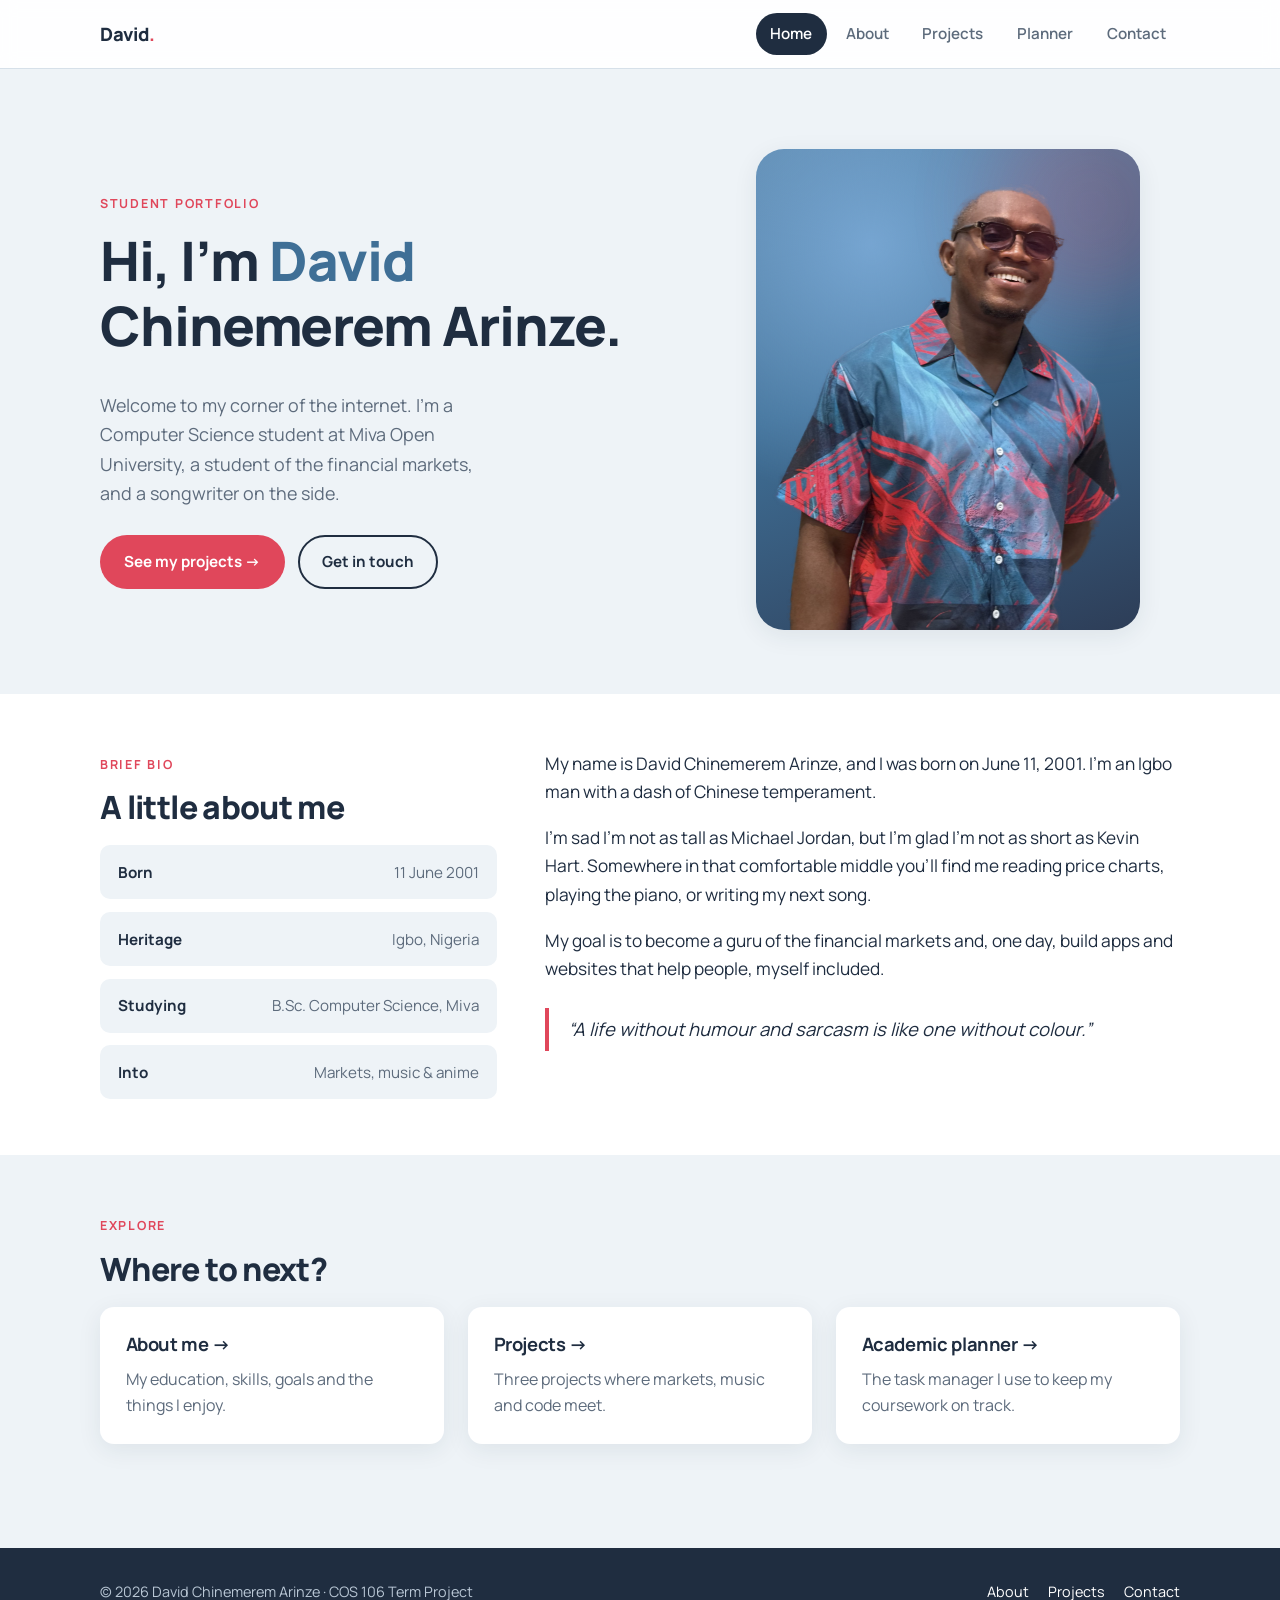
<file: index.html>
<!DOCTYPE html>
<html lang="en">
<head>
  <meta charset="UTF-8">
  <meta name="viewport" content="width=device-width, initial-scale=1.0">
  <meta name="description" content="Portfolio of David Chinemerem Arinze, Computer Science student at Miva Open University.">
  <title>Home | David Arinze</title>
  <link rel="preconnect" href="https://fonts.googleapis.com">
  <link rel="preconnect" href="https://fonts.gstatic.com" crossorigin>
  <link href="https://fonts.googleapis.com/css2?family=Manrope:wght@400;500;600;700;800&display=swap" rel="stylesheet">
  <link rel="stylesheet" href="css/style.css">
</head>
<body>

  <header class="site-header">
    <nav class="nav container" aria-label="Main navigation">
      <a href="index.html" class="logo">David<span>.</span></a>
      <button class="menu-toggle" type="button" aria-label="Open menu" aria-expanded="false" aria-controls="nav-links"><span></span></button>
      <ul class="nav-links" id="nav-links">
        <li><a href="index.html">Home</a></li>
        <li><a href="about.html">About</a></li>
        <li><a href="projects.html">Projects</a></li>
        <li><a href="planner.html">Planner</a></li>
        <li><a href="contact.html">Contact</a></li>
      </ul>
    </nav>
  </header>

  <main>

    <section class="hero">
      <div class="container hero-grid">
        <div class="hero-text">
          <span class="eyebrow">Student Portfolio</span>
          <h1>Hi, I&rsquo;m <span class="accent">David</span> Chinemerem Arinze.</h1>
          <p class="hero-lead">Welcome to my corner of the internet. I&rsquo;m a Computer Science student at Miva Open University, a student of the financial markets, and a songwriter on the side.</p>
          <div class="hero-actions">
            <a href="projects.html" class="btn btn-primary">See my projects &rarr;</a>
            <a href="contact.html" class="btn btn-outline">Get in touch</a>
          </div>
        </div>
        <figure class="photo-panel">
          <img src="images/david.png" alt="Photo of David Chinemerem Arinze smiling, wearing sunglasses and a blue and red patterned shirt" width="722" height="902">
        </figure>
      </div>
    </section>

    <section class="section section-white">
      <div class="container bio">
        <div class="reveal">
          <span class="eyebrow">Brief Bio</span>
          <h2>A little about me</h2>
          <ul class="facts">
            <li><strong>Born</strong><span>11 June 2001</span></li>
            <li><strong>Heritage</strong><span>Igbo, Nigeria</span></li>
            <li><strong>Studying</strong><span>B.Sc. Computer Science, Miva</span></li>
            <li><strong>Into</strong><span>Markets, music &amp; anime</span></li>
          </ul>
        </div>
        <div class="bio-text reveal">
          <p>My name is David Chinemerem Arinze, and I was born on June 11, 2001. I&rsquo;m an Igbo man with a dash of Chinese temperament.</p>
          <p>I&rsquo;m sad I&rsquo;m not as tall as Michael Jordan, but I&rsquo;m glad I&rsquo;m not as short as Kevin Hart. Somewhere in that comfortable middle you&rsquo;ll find me reading price charts, playing the piano, or writing my next song.</p>
          <p>My goal is to become a guru of the financial markets and, one day, build apps and websites that help people, myself included.</p>
          <blockquote class="quote">&ldquo;A life without humour and sarcasm is like one without colour.&rdquo;</blockquote>
        </div>
      </div>
    </section>

    <section class="section">
      <div class="container">
        <span class="eyebrow">Explore</span>
        <h2>Where to next?</h2>
        <div class="grid-3">
          <a href="about.html" class="card reveal" style="text-decoration:none;color:inherit">
            <h3>About me &rarr;</h3>
            <p style="color:var(--muted);margin:0">My education, skills, goals and the things I enjoy.</p>
          </a>
          <a href="projects.html" class="card reveal" style="text-decoration:none;color:inherit">
            <h3>Projects &rarr;</h3>
            <p style="color:var(--muted);margin:0">Three projects where markets, music and code meet.</p>
          </a>
          <a href="planner.html" class="card reveal" style="text-decoration:none;color:inherit">
            <h3>Academic planner &rarr;</h3>
            <p style="color:var(--muted);margin:0">The task manager I use to keep my coursework on track.</p>
          </a>
        </div>
      </div>
    </section>

  </main>

  <footer class="site-footer">
    <div class="container footer-inner">
      <p>&copy; <span id="year">2026</span> David Chinemerem Arinze &middot; COS 106 Term Project</p>
      <ul class="footer-links">
        <li><a href="about.html">About</a></li>
        <li><a href="projects.html">Projects</a></li>
        <li><a href="contact.html">Contact</a></li>
      </ul>
    </div>
  </footer>

  <script src="js/main.js"></script>
</body>
</html>
</file>
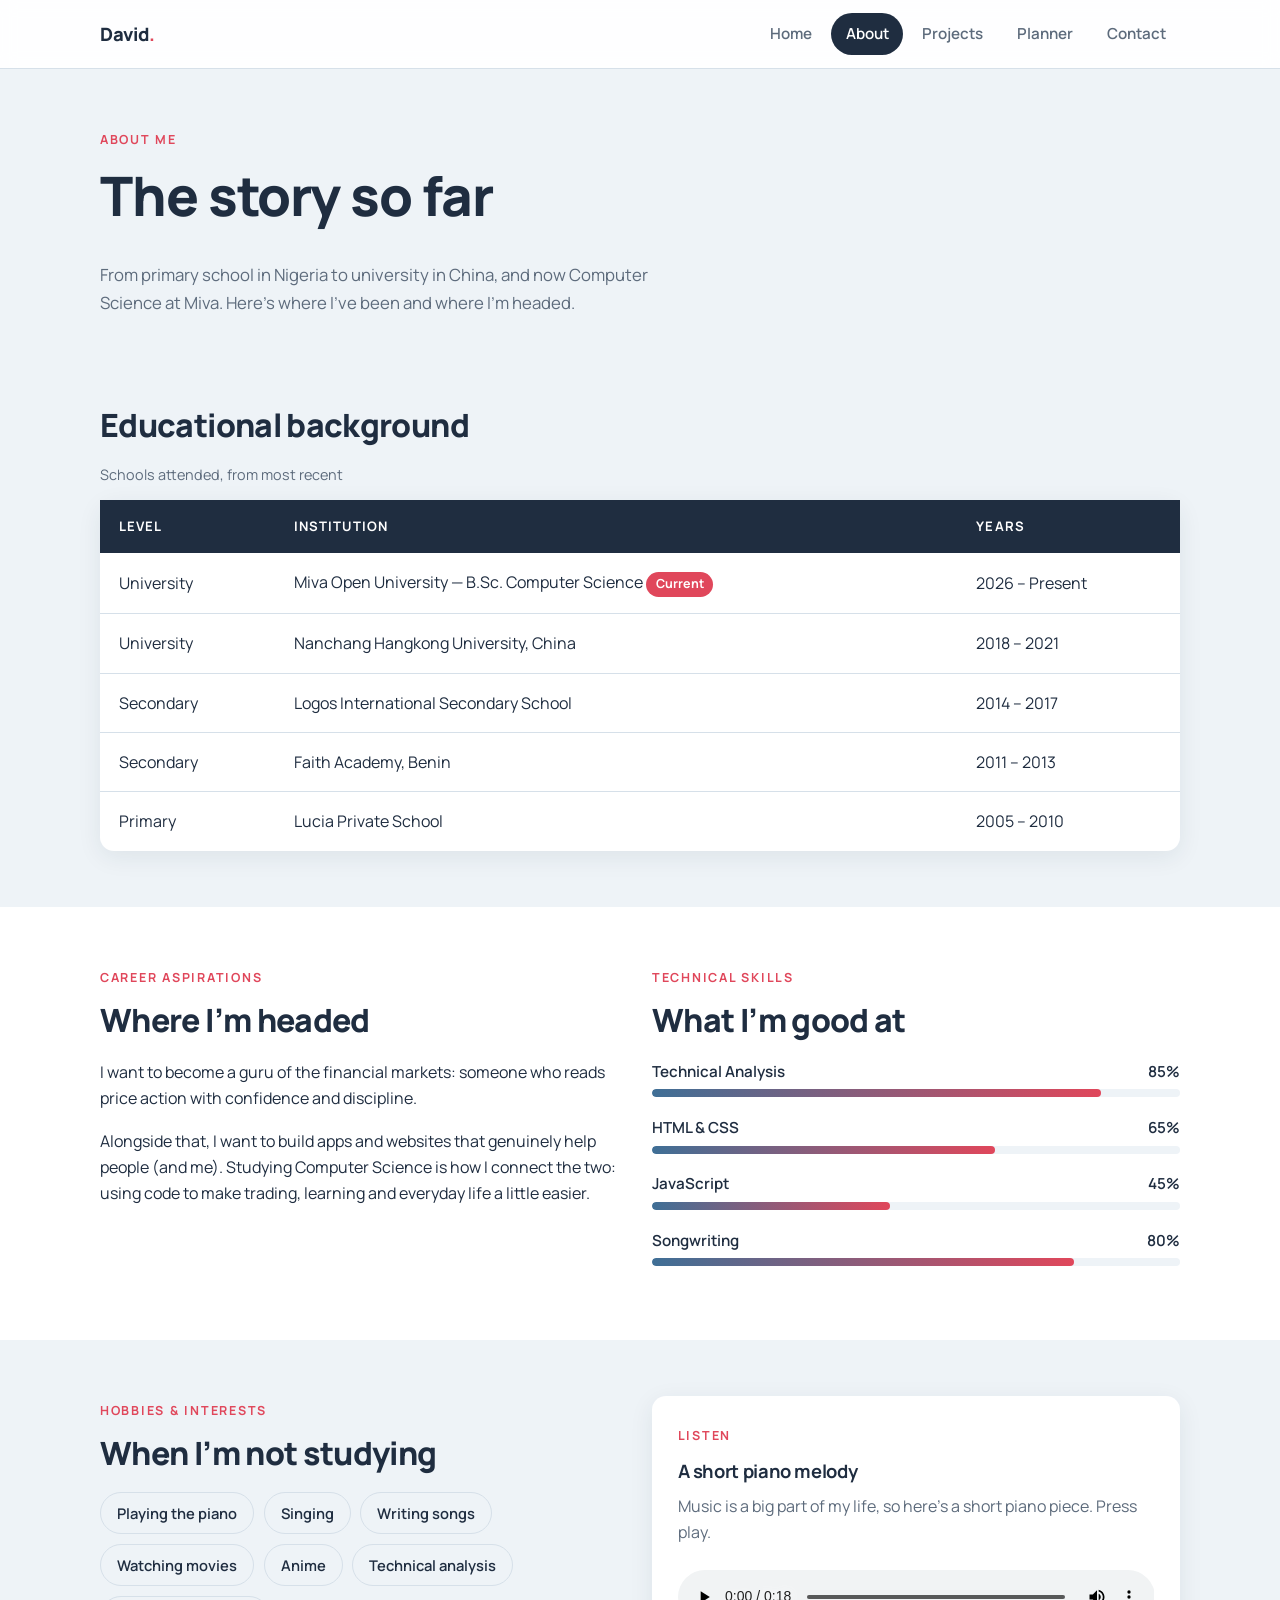
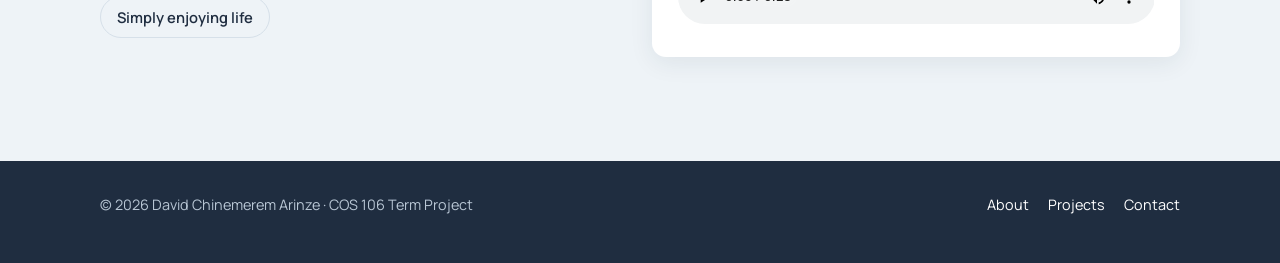
<file: about.html>
<!DOCTYPE html>
<html lang="en">
<head>
  <meta charset="UTF-8">
  <meta name="viewport" content="width=device-width, initial-scale=1.0">
  <meta name="description" content="Education, career aspirations, skills and hobbies of David Chinemerem Arinze.">
  <title>About Me | David Arinze</title>
  <link rel="preconnect" href="https://fonts.googleapis.com">
  <link rel="preconnect" href="https://fonts.gstatic.com" crossorigin>
  <link href="https://fonts.googleapis.com/css2?family=Manrope:wght@400;500;600;700;800&display=swap" rel="stylesheet">
  <link rel="stylesheet" href="css/style.css">
</head>
<body>

  <header class="site-header">
    <nav class="nav container" aria-label="Main navigation">
      <a href="index.html" class="logo">David<span>.</span></a>
      <button class="menu-toggle" type="button" aria-label="Open menu" aria-expanded="false" aria-controls="nav-links"><span></span></button>
      <ul class="nav-links" id="nav-links">
        <li><a href="index.html">Home</a></li>
        <li><a href="about.html">About</a></li>
        <li><a href="projects.html">Projects</a></li>
        <li><a href="planner.html">Planner</a></li>
        <li><a href="contact.html">Contact</a></li>
      </ul>
    </nav>
  </header>

  <main>

    <section class="page-head">
      <div class="container">
        <span class="eyebrow">About Me</span>
        <h1>The story so far</h1>
        <p>From primary school in Nigeria to university in China, and now Computer Science at Miva. Here&rsquo;s where I&rsquo;ve been and where I&rsquo;m headed.</p>
      </div>
    </section>

    <section class="section">
      <div class="container">
        <h2>Educational background</h2>
        <table class="edu-table reveal">
          <caption>Schools attended, from most recent</caption>
          <thead>
            <tr>
              <th scope="col">Level</th>
              <th scope="col">Institution</th>
              <th scope="col">Years</th>
            </tr>
          </thead>
          <tbody>
            <tr>
              <td data-label="Level">University</td>
              <td data-label="Institution">Miva Open University &mdash; B.Sc. Computer Science <span class="badge">Current</span></td>
              <td data-label="Years">2026 &ndash; Present</td>
            </tr>
            <tr>
              <td data-label="Level">University</td>
              <td data-label="Institution">Nanchang Hangkong University, China</td>
              <td data-label="Years">2018 &ndash; 2021</td>
            </tr>
            <tr>
              <td data-label="Level">Secondary</td>
              <td data-label="Institution">Logos International Secondary School</td>
              <td data-label="Years">2014 &ndash; 2017</td>
            </tr>
            <tr>
              <td data-label="Level">Secondary</td>
              <td data-label="Institution">Faith Academy, Benin</td>
              <td data-label="Years">2011 &ndash; 2013</td>
            </tr>
            <tr>
              <td data-label="Level">Primary</td>
              <td data-label="Institution">Lucia Private School</td>
              <td data-label="Years">2005 &ndash; 2010</td>
            </tr>
          </tbody>
        </table>
      </div>
    </section>

    <section class="section section-white">
      <div class="container grid-2">
        <article class="reveal">
          <span class="eyebrow">Career Aspirations</span>
          <h2>Where I&rsquo;m headed</h2>
          <p>I want to become a guru of the financial markets: someone who reads price action with confidence and discipline.</p>
          <p>Alongside that, I want to build apps and websites that genuinely help people (and me). Studying Computer Science is how I connect the two: using code to make trading, learning and everyday life a little easier.</p>
        </article>
        <article class="reveal">
          <span class="eyebrow">Technical Skills</span>
          <h2>What I&rsquo;m good at</h2>
          <div class="skill">
            <div class="skill-head"><span>Technical Analysis</span><span>85%</span></div>
            <div class="skill-bar"><span data-level="85"></span></div>
          </div>
          <div class="skill">
            <div class="skill-head"><span>HTML &amp; CSS</span><span>65%</span></div>
            <div class="skill-bar"><span data-level="65"></span></div>
          </div>
          <div class="skill">
            <div class="skill-head"><span>JavaScript</span><span>45%</span></div>
            <div class="skill-bar"><span data-level="45"></span></div>
          </div>
          <div class="skill">
            <div class="skill-head"><span>Songwriting</span><span>80%</span></div>
            <div class="skill-bar"><span data-level="80"></span></div>
          </div>
        </article>
      </div>
    </section>

    <section class="section">
      <div class="container grid-2">
        <article class="reveal">
          <span class="eyebrow">Hobbies &amp; Interests</span>
          <h2>When I&rsquo;m not studying</h2>
          <ul class="tag-list">
            <li>Playing the piano</li>
            <li>Singing</li>
            <li>Writing songs</li>
            <li>Watching movies</li>
            <li>Anime</li>
            <li>Technical analysis</li>
            <li>Simply enjoying life</li>
          </ul>
        </article>
        <article class="card audio-card reveal">
          <span class="eyebrow">Listen</span>
          <h3>A short piano melody</h3>
          <p style="color:var(--muted)">Music is a big part of my life, so here&rsquo;s a short piano piece. Press play.</p>
          <audio controls preload="metadata">
            <source src="media/piano-melody.mp3" type="audio/mpeg">
            Your browser does not support the audio element.
          </audio>
        </article>
      </div>
    </section>

  </main>

  <footer class="site-footer">
    <div class="container footer-inner">
      <p>&copy; <span id="year">2026</span> David Chinemerem Arinze &middot; COS 106 Term Project</p>
      <ul class="footer-links">
        <li><a href="about.html">About</a></li>
        <li><a href="projects.html">Projects</a></li>
        <li><a href="contact.html">Contact</a></li>
      </ul>
    </div>
  </footer>

  <script src="js/main.js"></script>
</body>
</html>
</file>
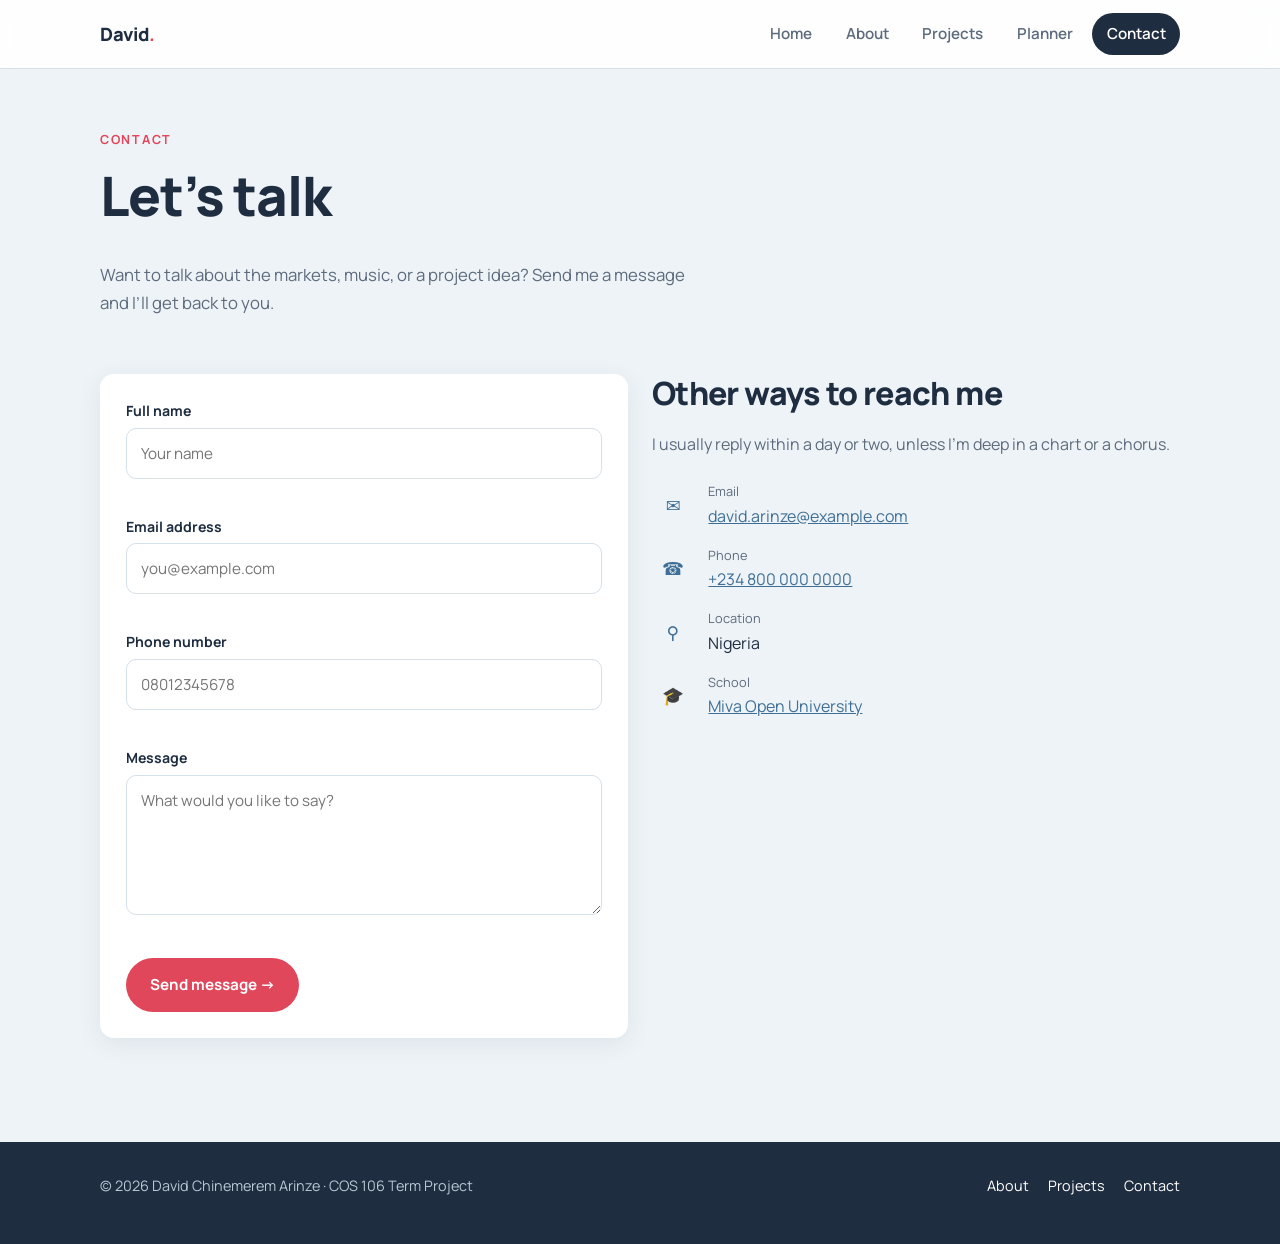
<file: contact.html>
<!DOCTYPE html>
<html lang="en">
<head>
  <meta charset="UTF-8">
  <meta name="viewport" content="width=device-width, initial-scale=1.0">
  <meta name="description" content="Contact David Chinemerem Arinze.">
  <title>Contact | David Arinze</title>
  <link rel="preconnect" href="https://fonts.googleapis.com">
  <link rel="preconnect" href="https://fonts.gstatic.com" crossorigin>
  <link href="https://fonts.googleapis.com/css2?family=Manrope:wght@400;500;600;700;800&display=swap" rel="stylesheet">
  <link rel="stylesheet" href="css/style.css">
</head>
<body>

  <header class="site-header">
    <nav class="nav container" aria-label="Main navigation">
      <a href="index.html" class="logo">David<span>.</span></a>
      <button class="menu-toggle" type="button" aria-label="Open menu" aria-expanded="false" aria-controls="nav-links"><span></span></button>
      <ul class="nav-links" id="nav-links">
        <li><a href="index.html">Home</a></li>
        <li><a href="about.html">About</a></li>
        <li><a href="projects.html">Projects</a></li>
        <li><a href="planner.html">Planner</a></li>
        <li><a href="contact.html">Contact</a></li>
      </ul>
    </nav>
  </header>

  <main>

    <section class="page-head">
      <div class="container">
        <span class="eyebrow">Contact</span>
        <h1>Let&rsquo;s talk</h1>
        <p>Want to talk about the markets, music, or a project idea? Send me a message and I&rsquo;ll get back to you.</p>
      </div>
    </section>

    <section class="section" style="padding-top:1.5rem">
      <div class="container grid-2">
        <div class="card">
          <div class="form-success" id="form-success" role="status"></div>
          <form id="contact-form" novalidate>
            <div class="form-group">
              <label for="name">Full name</label>
              <input type="text" id="name" name="name" placeholder="Your name" autocomplete="name">
              <span class="error" id="name-error" aria-live="polite"></span>
            </div>
            <div class="form-group">
              <label for="email">Email address</label>
              <input type="email" id="email" name="email" placeholder="you@example.com" autocomplete="email">
              <span class="error" id="email-error" aria-live="polite"></span>
            </div>
            <div class="form-group">
              <label for="phone">Phone number</label>
              <input type="tel" id="phone" name="phone" placeholder="08012345678" inputmode="numeric" autocomplete="tel">
              <span class="error" id="phone-error" aria-live="polite"></span>
            </div>
            <div class="form-group">
              <label for="message">Message</label>
              <textarea id="message" name="message" placeholder="What would you like to say?"></textarea>
              <span class="error" id="message-error" aria-live="polite"></span>
            </div>
            <button type="submit" class="btn btn-primary">Send message &rarr;</button>
          </form>
        </div>

        <aside class="reveal">
          <h2>Other ways to reach me</h2>
          <p style="color:var(--muted)">I usually reply within a day or two, unless I&rsquo;m deep in a chart or a chorus.</p>
          <ul class="contact-info">
            <li><span class="icon" aria-hidden="true">&#9993;</span><div><small>Email</small><a href="mailto:david.arinze@example.com">david.arinze@example.com</a></div></li>
            <li><span class="icon" aria-hidden="true">&#9742;</span><div><small>Phone</small><a href="tel:+2348000000000">+234 800 000 0000</a></div></li>
            <li><span class="icon" aria-hidden="true">&#9906;</span><div><small>Location</small>Nigeria</div></li>
            <li><span class="icon" aria-hidden="true">&#127891;</span><div><small>School</small><a href="https://miva.university" target="_blank" rel="noopener">Miva Open University</a></div></li>
          </ul>
        </aside>
      </div>
    </section>

  </main>

  <footer class="site-footer">
    <div class="container footer-inner">
      <p>&copy; <span id="year">2026</span> David Chinemerem Arinze &middot; COS 106 Term Project</p>
      <ul class="footer-links">
        <li><a href="about.html">About</a></li>
        <li><a href="projects.html">Projects</a></li>
        <li><a href="contact.html">Contact</a></li>
      </ul>
    </div>
  </footer>

  <script src="js/main.js"></script>
  <script src="js/contact.js"></script>
</body>
</html>
</file>
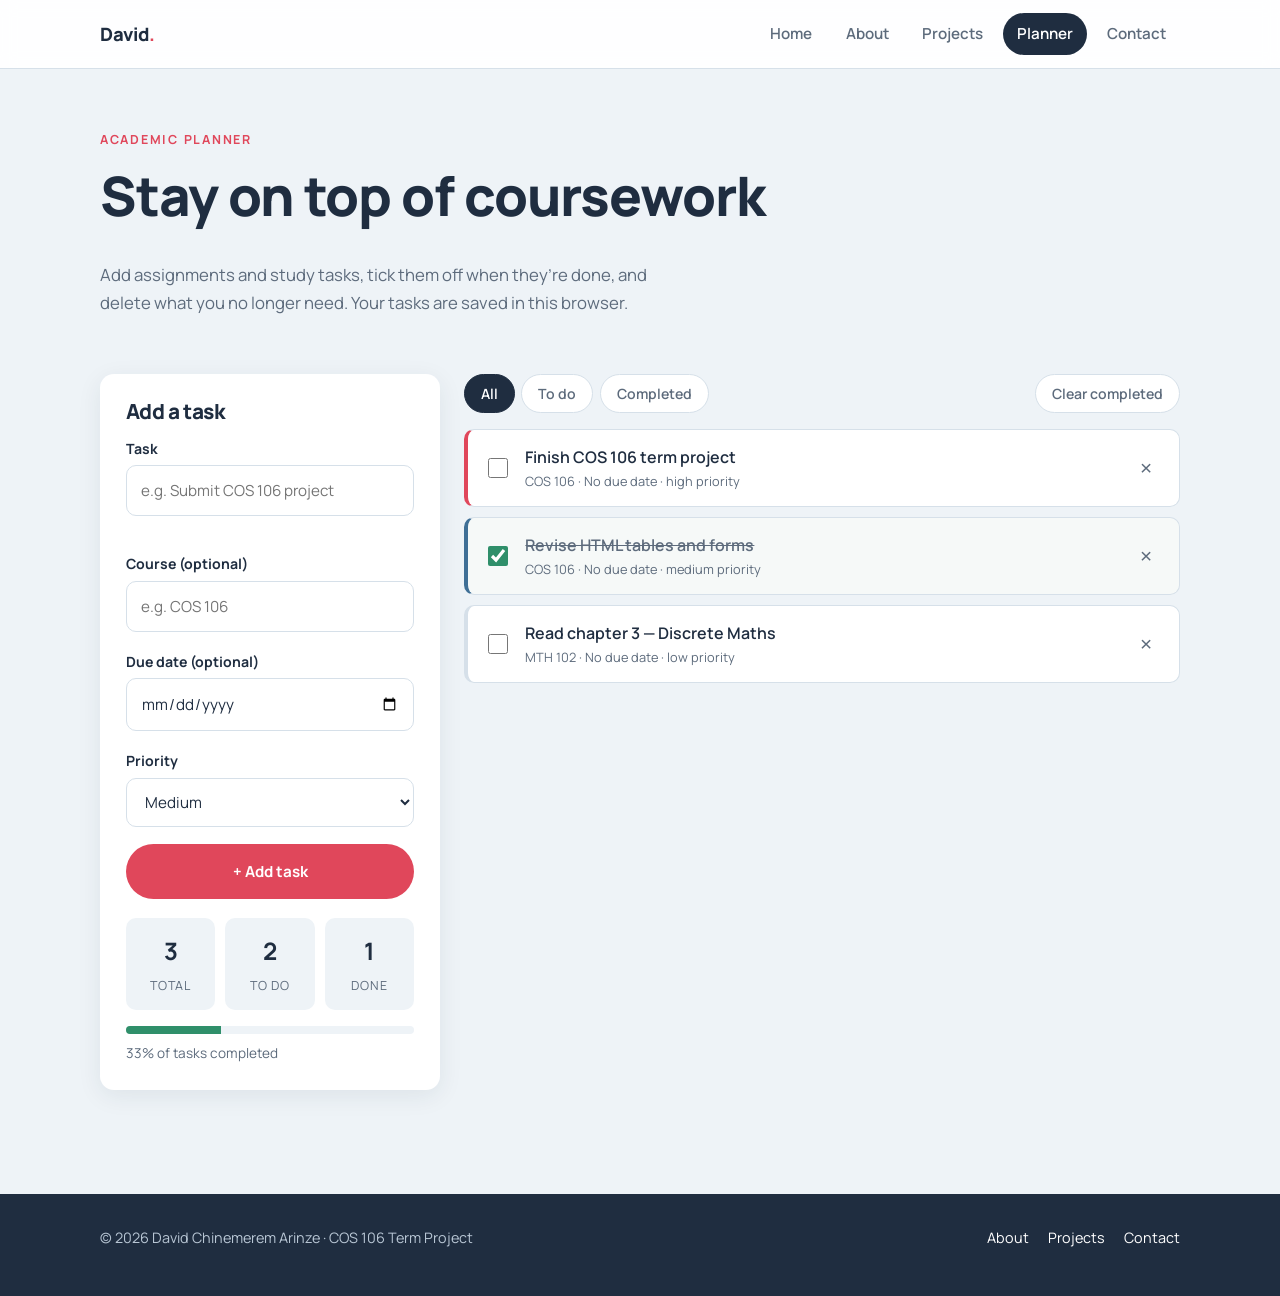
<file: planner.html>
<!DOCTYPE html>
<html lang="en">
<head>
  <meta charset="UTF-8">
  <meta name="viewport" content="width=device-width, initial-scale=1.0">
  <meta name="description" content="Interactive academic planner: add, complete and delete tasks.">
  <title>Academic Planner | David Arinze</title>
  <link rel="preconnect" href="https://fonts.googleapis.com">
  <link rel="preconnect" href="https://fonts.gstatic.com" crossorigin>
  <link href="https://fonts.googleapis.com/css2?family=Manrope:wght@400;500;600;700;800&display=swap" rel="stylesheet">
  <link rel="stylesheet" href="css/style.css">
</head>
<body>

  <header class="site-header">
    <nav class="nav container" aria-label="Main navigation">
      <a href="index.html" class="logo">David<span>.</span></a>
      <button class="menu-toggle" type="button" aria-label="Open menu" aria-expanded="false" aria-controls="nav-links"><span></span></button>
      <ul class="nav-links" id="nav-links">
        <li><a href="index.html">Home</a></li>
        <li><a href="about.html">About</a></li>
        <li><a href="projects.html">Projects</a></li>
        <li><a href="planner.html">Planner</a></li>
        <li><a href="contact.html">Contact</a></li>
      </ul>
    </nav>
  </header>

  <main>

    <section class="page-head">
      <div class="container">
        <span class="eyebrow">Academic Planner</span>
        <h1>Stay on top of coursework</h1>
        <p>Add assignments and study tasks, tick them off when they&rsquo;re done, and delete what you no longer need. Your tasks are saved in this browser.</p>
      </div>
    </section>

    <section class="section" style="padding-top:1.5rem">
      <div class="container planner">
        <aside class="card">
          <h2 style="font-size:1.3rem">Add a task</h2>
          <form id="task-form" novalidate>
            <div class="form-group">
              <label for="task-title">Task</label>
              <input type="text" id="task-title" placeholder="e.g. Submit COS 106 project" maxlength="100">
              <span class="error" id="task-error" aria-live="polite"></span>
            </div>
            <div class="form-group">
              <label for="task-course">Course (optional)</label>
              <input type="text" id="task-course" placeholder="e.g. COS 106" maxlength="20">
            </div>
            <div class="form-group">
              <label for="task-date">Due date (optional)</label>
              <input type="date" id="task-date">
            </div>
            <div class="form-group">
              <label for="task-priority">Priority</label>
              <select id="task-priority">
                <option value="low">Low</option>
                <option value="medium" selected>Medium</option>
                <option value="high">High</option>
              </select>
            </div>
            <button type="submit" class="btn btn-primary" style="width:100%;justify-content:center">+ Add task</button>
          </form>

          <div class="stats">
            <div class="stat"><b id="stat-total">0</b><small>Total</small></div>
            <div class="stat"><b id="stat-active">0</b><small>To do</small></div>
            <div class="stat"><b id="stat-done">0</b><small>Done</small></div>
          </div>
          <div class="progress" aria-hidden="true"><span id="progress-bar"></span></div>
          <p id="progress-text" style="font-size:.85rem;color:var(--muted);margin:.5rem 0 0">0% of tasks completed</p>
        </aside>

        <div>
          <div class="filters" role="group" aria-label="Filter tasks">
            <button type="button" class="filter-btn active" data-filter="all">All</button>
            <button type="button" class="filter-btn" data-filter="active">To do</button>
            <button type="button" class="filter-btn" data-filter="completed">Completed</button>
            <button type="button" class="filter-btn" id="clear-completed" style="margin-left:auto">Clear completed</button>
          </div>
          <ul class="task-list" id="task-list" aria-live="polite"></ul>
        </div>
      </div>
    </section>

  </main>

  <footer class="site-footer">
    <div class="container footer-inner">
      <p>&copy; <span id="year">2026</span> David Chinemerem Arinze &middot; COS 106 Term Project</p>
      <ul class="footer-links">
        <li><a href="about.html">About</a></li>
        <li><a href="projects.html">Projects</a></li>
        <li><a href="contact.html">Contact</a></li>
      </ul>
    </div>
  </footer>

  <script src="js/main.js"></script>
  <script src="js/planner.js"></script>
</body>
</html>
</file>
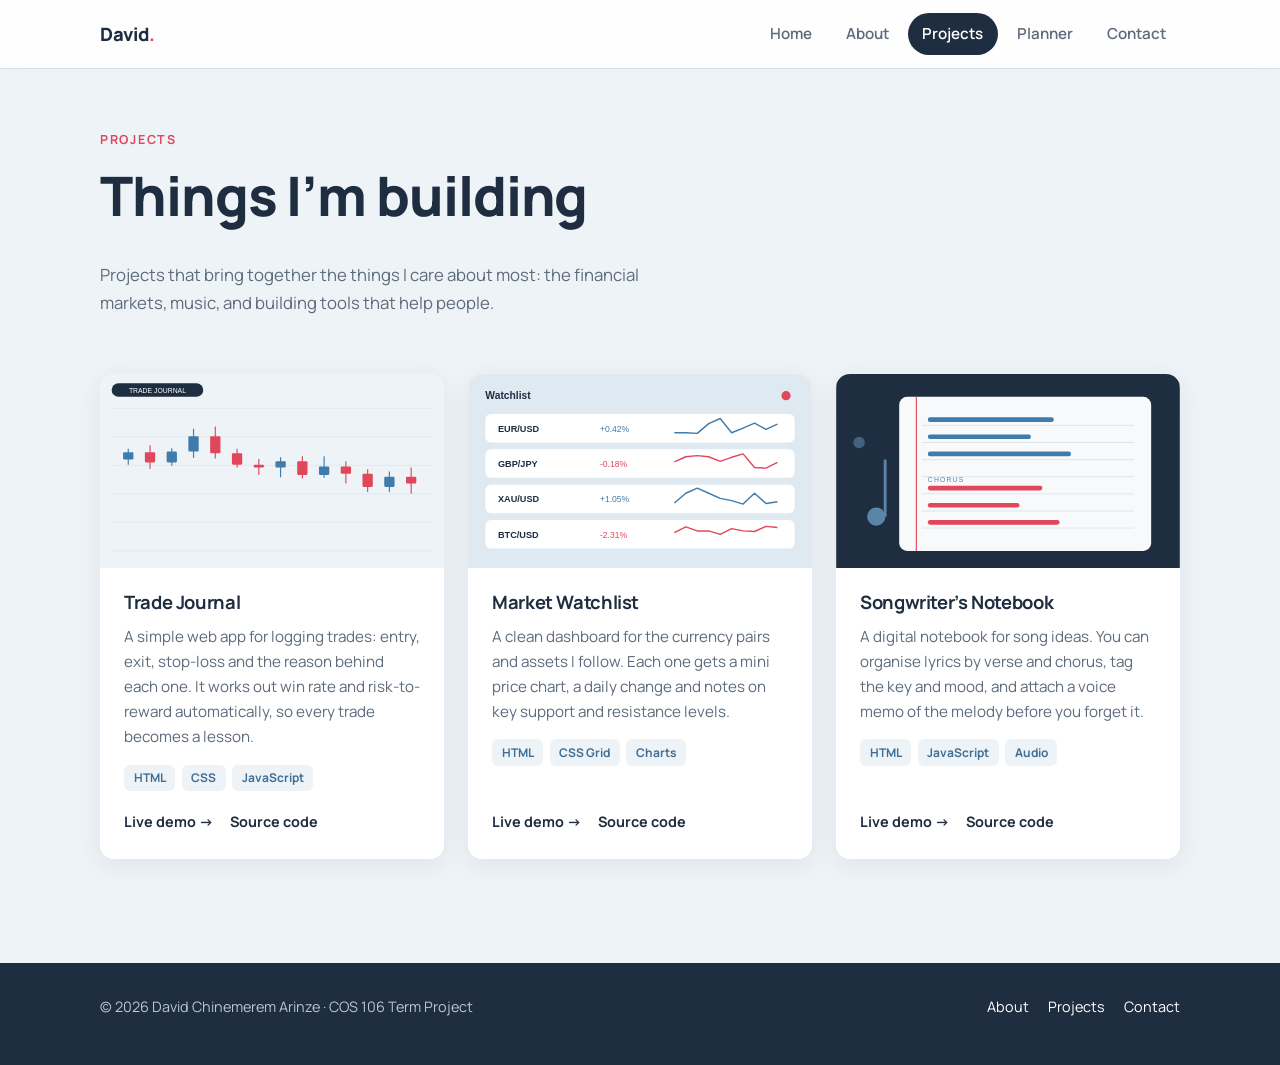
<file: projects.html>
<!DOCTYPE html>
<html lang="en">
<head>
  <meta charset="UTF-8">
  <meta name="viewport" content="width=device-width, initial-scale=1.0">
  <meta name="description" content="Sample projects by David Chinemerem Arinze.">
  <title>Projects | David Arinze</title>
  <link rel="preconnect" href="https://fonts.googleapis.com">
  <link rel="preconnect" href="https://fonts.gstatic.com" crossorigin>
  <link href="https://fonts.googleapis.com/css2?family=Manrope:wght@400;500;600;700;800&display=swap" rel="stylesheet">
  <link rel="stylesheet" href="css/style.css">
</head>
<body>

  <header class="site-header">
    <nav class="nav container" aria-label="Main navigation">
      <a href="index.html" class="logo">David<span>.</span></a>
      <button class="menu-toggle" type="button" aria-label="Open menu" aria-expanded="false" aria-controls="nav-links"><span></span></button>
      <ul class="nav-links" id="nav-links">
        <li><a href="index.html">Home</a></li>
        <li><a href="about.html">About</a></li>
        <li><a href="projects.html">Projects</a></li>
        <li><a href="planner.html">Planner</a></li>
        <li><a href="contact.html">Contact</a></li>
      </ul>
    </nav>
  </header>

  <main>

    <section class="page-head">
      <div class="container">
        <span class="eyebrow">Projects</span>
        <h1>Things I&rsquo;m building</h1>
        <p>Projects that bring together the things I care about most: the financial markets, music, and building tools that help people.</p>
      </div>
    </section>

    <section class="section" style="padding-top:1.5rem">
      <div class="container grid-3">
          <article class="card project-card reveal">
            <figure><img src="images/project-journal.svg" alt="Candlestick chart illustration for the Trade Journal project" loading="lazy" width="600" height="340"></figure>
            <div class="project-body">
              <h3>Trade Journal</h3>
              <p>A simple web app for logging trades: entry, exit, stop-loss and the reason behind each one. It works out win rate and risk-to-reward automatically, so every trade becomes a lesson.</p>
              <ul class="project-tags"><li>HTML</li><li>CSS</li><li>JavaScript</li></ul>
              <div class="project-links">
                <a href="#" aria-label="Live demo of Trade Journal (simulated link)">Live demo &rarr;</a>
                <a href="#" aria-label="Source code of Trade Journal (simulated link)">Source code</a>
              </div>
            </div>
          </article>
          <article class="card project-card reveal">
            <figure><img src="images/project-watchlist.svg" alt="Watchlist dashboard illustration showing currency pairs and price lines" loading="lazy" width="600" height="340"></figure>
            <div class="project-body">
              <h3>Market Watchlist</h3>
              <p>A clean dashboard for the currency pairs and assets I follow. Each one gets a mini price chart, a daily change and notes on key support and resistance levels.</p>
              <ul class="project-tags"><li>HTML</li><li>CSS Grid</li><li>Charts</li></ul>
              <div class="project-links">
                <a href="#" aria-label="Live demo of Market Watchlist (simulated link)">Live demo &rarr;</a>
                <a href="#" aria-label="Source code of Market Watchlist (simulated link)">Source code</a>
              </div>
            </div>
          </article>
          <article class="card project-card reveal">
            <figure><img src="images/project-songbook.svg" alt="Notebook illustration with lyric lines and a music note" loading="lazy" width="600" height="340"></figure>
            <div class="project-body">
              <h3>Songwriter&rsquo;s Notebook</h3>
              <p>A digital notebook for song ideas. You can organise lyrics by verse and chorus, tag the key and mood, and attach a voice memo of the melody before you forget it.</p>
              <ul class="project-tags"><li>HTML</li><li>JavaScript</li><li>Audio</li></ul>
              <div class="project-links">
                <a href="#" aria-label="Live demo of Songwriter&rsquo;s Notebook (simulated link)">Live demo &rarr;</a>
                <a href="#" aria-label="Source code of Songwriter&rsquo;s Notebook (simulated link)">Source code</a>
              </div>
            </div>
          </article>
      </div>
    </section>

  </main>

  <footer class="site-footer">
    <div class="container footer-inner">
      <p>&copy; <span id="year">2026</span> David Chinemerem Arinze &middot; COS 106 Term Project</p>
      <ul class="footer-links">
        <li><a href="about.html">About</a></li>
        <li><a href="projects.html">Projects</a></li>
        <li><a href="contact.html">Contact</a></li>
      </ul>
    </div>
  </footer>

  <script src="js/main.js"></script>
</body>
</html>
</file>
<file: css/style.css>
/* =========================================================
   David Arinze — Student Portfolio
   Colour scheme taken from David's shirt:
   steel blue + deep navy, with a coral-red accent.
   ========================================================= */

:root {
  --navy: #1f2d40;
  --navy-2: #2d3d57;
  --steel: #3f6f96;
  --sky: #5a85a8;
  --mist: #eef3f7;
  --line: #d6e0e9;
  --coral: #e0475b;
  --coral-dark: #c23a4c;
  --white: #ffffff;
  --text: #1f2d40;
  --muted: #5d6b7c;
  --success: #2f8f6a;

  --radius: 14px;
  --shadow: 0 6px 24px rgba(31, 45, 64, 0.08);
  --max: 1080px;
  --ease: cubic-bezier(.2, .7, .2, 1);
}

*,
*::before,
*::after { box-sizing: border-box; }

html { scroll-behavior: smooth; }

body {
  margin: 0;
  font-family: "Manrope", system-ui, -apple-system, "Segoe UI", sans-serif;
  color: var(--text);
  background: var(--mist);
  line-height: 1.65;
  font-size: 16px;
  display: flex;
  flex-direction: column;
  min-height: 100vh;
}

main { flex: 1; }

img { max-width: 100%; display: block; }

a { color: var(--steel); }

h1, h2, h3 { line-height: 1.2; margin: 0 0 .6em; letter-spacing: -0.02em; }
h1 { font-size: clamp(2.1rem, 5vw, 3.4rem); font-weight: 800; }
h2 { font-size: clamp(1.5rem, 3vw, 2rem); font-weight: 800; }
h3 { font-size: 1.15rem; font-weight: 700; }
p  { margin: 0 0 1em; }

.container {
  width: min(100% - 2.5rem, var(--max));
  margin-inline: auto;
}

.eyebrow {
  display: inline-block;
  font-size: .78rem;
  font-weight: 700;
  letter-spacing: .14em;
  text-transform: uppercase;
  color: var(--coral);
  margin-bottom: .8rem;
}

/* ---------- Header & navigation ---------- */

.site-header {
  position: sticky;
  top: 0;
  z-index: 50;
  background: rgba(255, 255, 255, .92);
  backdrop-filter: blur(8px);
  border-bottom: 1px solid var(--line);
}

.nav {
  display: flex;
  align-items: center;
  justify-content: space-between;
  height: 68px;
}

.logo {
  font-weight: 800;
  font-size: 1.15rem;
  color: var(--navy);
  text-decoration: none;
  letter-spacing: -0.02em;
}
.logo span { color: var(--coral); }

.nav-links {
  display: flex;
  gap: .3rem;
  list-style: none;
  margin: 0;
  padding: 0;
}

.nav-links a {
  display: block;
  padding: .5rem .9rem;
  border-radius: 999px;
  color: var(--muted);
  font-weight: 600;
  font-size: .95rem;
  text-decoration: none;
  transition: background .25s var(--ease), color .25s var(--ease);
}
.nav-links a:hover { background: var(--mist); color: var(--navy); }
.nav-links a.active { background: var(--navy); color: var(--white); }

.menu-toggle {
  display: none;
  background: none;
  border: 0;
  width: 44px;
  height: 44px;
  cursor: pointer;
  border-radius: 10px;
}
.menu-toggle span,
.menu-toggle span::before,
.menu-toggle span::after {
  display: block;
  width: 22px;
  height: 2px;
  background: var(--navy);
  margin: auto;
  position: relative;
  transition: transform .3s var(--ease), background .3s;
}
.menu-toggle span::before,
.menu-toggle span::after { content: ""; position: absolute; left: 0; }
.menu-toggle span::before { top: -7px; }
.menu-toggle span::after  { top: 7px; }
.menu-toggle[aria-expanded="true"] span { background: transparent; }
.menu-toggle[aria-expanded="true"] span::before { transform: translateY(7px) rotate(45deg); }
.menu-toggle[aria-expanded="true"] span::after  { transform: translateY(-7px) rotate(-45deg); }

/* ---------- Buttons ---------- */

.btn {
  display: inline-flex;
  align-items: center;
  gap: .5rem;
  padding: .8rem 1.4rem;
  border-radius: 999px;
  border: 2px solid transparent;
  font: inherit;
  font-weight: 700;
  font-size: .95rem;
  text-decoration: none;
  cursor: pointer;
  transition: transform .2s var(--ease), background .25s, color .25s, border-color .25s;
}
.btn:hover { transform: translateY(-2px); }
.btn-primary { background: var(--coral); color: var(--white); }
.btn-primary:hover { background: var(--coral-dark); }
.btn-outline { border-color: var(--navy); color: var(--navy); background: transparent; }
.btn-outline:hover { background: var(--navy); color: var(--white); }

/* ---------- Hero (homepage) ---------- */

.hero { padding: 4rem 0 3rem; }

.hero-grid {
  display: grid;
  grid-template-columns: 1.1fr .9fr;
  gap: 3rem;
  align-items: center;
}

.hero h1 .accent { color: var(--steel); }

.hero-lead {
  font-size: 1.12rem;
  color: var(--muted);
  max-width: 34ch;
}

.hero-actions { display: flex; gap: .8rem; flex-wrap: wrap; margin-top: 1.6rem; }

/* The photo panel uses the blues of his shirt so the cut-out blends in */
.photo-panel {
  position: relative;
  border-radius: 28px;
  background:
    radial-gradient(circle at 30% 20%, #76a5d1 0%, transparent 55%),
    linear-gradient(160deg, var(--sky) 0%, var(--steel) 45%, var(--navy-2) 100%);
  aspect-ratio: 4 / 5;
  overflow: hidden;
  box-shadow: var(--shadow);
}
.photo-panel img {
  position: absolute;
  bottom: 0;
  left: 50%;
  height: 94%;
  width: auto;
  max-width: none;
  transform: translateX(-50%);
  animation: rise 1s var(--ease) both;
}
.photo-panel::after {
  /* a soft coral glow echoing the red in the shirt */
  content: "";
  position: absolute;
  width: 55%;
  aspect-ratio: 1;
  right: -15%;
  top: -10%;
  border-radius: 50%;
  background: var(--coral);
  opacity: .22;
  filter: blur(40px);
}

@keyframes rise {
  from { opacity: 0; transform: translate(-50%, 30px); }
  to   { opacity: 1; transform: translate(-50%, 0); }
}

/* ---------- Generic sections & cards ---------- */

.section { padding: 3.5rem 0; }
.section-white { background: var(--white); }

.page-head { padding: 3.5rem 0 1rem; }
.page-head p { color: var(--muted); max-width: 60ch; font-size: 1.05rem; }

.card {
  background: var(--white);
  border-radius: var(--radius);
  padding: 1.6rem;
  box-shadow: var(--shadow);
  transition: transform .3s var(--ease), box-shadow .3s var(--ease);
}

.grid-2 { display: grid; grid-template-columns: repeat(2, 1fr); gap: 1.5rem; }
.grid-3 { display: grid; grid-template-columns: repeat(3, 1fr); gap: 1.5rem; }

.bio {
  display: grid;
  grid-template-columns: 1fr 1.6fr;
  gap: 3rem;
  align-items: start;
}
.bio-text p { font-size: 1.08rem; }

.quote {
  border-left: 4px solid var(--coral);
  padding: .4rem 0 .4rem 1.2rem;
  font-size: 1.15rem;
  font-style: italic;
  color: var(--navy);
  margin: 1.5rem 0 0;
}

.facts { list-style: none; padding: 0; margin: 0; display: grid; gap: .8rem; }
.facts li {
  display: flex;
  justify-content: space-between;
  gap: 1rem;
  padding: .9rem 1.1rem;
  background: var(--mist);
  border-radius: 10px;
  font-size: .95rem;
}
.facts li strong { color: var(--navy); }
.facts li span { color: var(--muted); text-align: right; }

/* ---------- About page ---------- */

.edu-table {
  width: 100%;
  border-collapse: collapse;
  background: var(--white);
  border-radius: var(--radius);
  overflow: hidden;
  box-shadow: var(--shadow);
}
.edu-table caption {
  text-align: left;
  padding-bottom: .8rem;
  color: var(--muted);
  font-size: .9rem;
}
.edu-table th,
.edu-table td { padding: 1rem 1.2rem; text-align: left; }
.edu-table thead th {
  background: var(--navy);
  color: var(--white);
  font-size: .82rem;
  letter-spacing: .08em;
  text-transform: uppercase;
}
.edu-table tbody tr { border-bottom: 1px solid var(--line); transition: background .2s; }
.edu-table tbody tr:last-child { border-bottom: 0; }
.edu-table tbody tr:hover { background: var(--mist); }
.badge {
  display: inline-block;
  padding: .15rem .6rem;
  border-radius: 999px;
  font-size: .78rem;
  font-weight: 700;
  background: var(--coral);
  color: var(--white);
}

.tag-list {
  list-style: none;
  padding: 0;
  margin: 0;
  display: flex;
  flex-wrap: wrap;
  gap: .6rem;
}
.tag-list li {
  padding: .5rem 1rem;
  border-radius: 999px;
  background: var(--mist);
  border: 1px solid var(--line);
  font-weight: 600;
  font-size: .92rem;
  transition: background .25s, color .25s, border-color .25s;
}
.tag-list li:hover { background: var(--steel); color: var(--white); border-color: var(--steel); }

.skill { margin-bottom: 1.1rem; }
.skill-head { display: flex; justify-content: space-between; font-weight: 600; font-size: .95rem; margin-bottom: .35rem; }
.skill-bar { height: 8px; border-radius: 999px; background: var(--mist); overflow: hidden; }
.skill-bar span {
  display: block;
  height: 100%;
  width: 0;
  border-radius: inherit;
  background: linear-gradient(90deg, var(--steel), var(--coral));
  transition: width 1.2s var(--ease);
}

.audio-card audio { width: 100%; margin-top: .5rem; }

/* ---------- Projects ---------- */

.project-card { padding: 0; overflow: hidden; display: flex; flex-direction: column; }
.project-card:hover { transform: translateY(-6px); box-shadow: 0 14px 34px rgba(31, 45, 64, .14); }
.project-card figure { margin: 0; aspect-ratio: 600 / 340; overflow: hidden; }
.project-card figure img { width: 100%; height: 100%; object-fit: cover; transition: transform .5s var(--ease); }
.project-card:hover figure img { transform: scale(1.05); }
.project-body { padding: 1.4rem 1.5rem 1.6rem; display: flex; flex-direction: column; flex: 1; }
.project-body p { color: var(--muted); font-size: .95rem; }
.project-tags { list-style: none; padding: 0; margin: 0 0 1.2rem; display: flex; gap: .4rem; flex-wrap: wrap; }
.project-tags li { font-size: .75rem; font-weight: 700; color: var(--steel); background: var(--mist); padding: .2rem .6rem; border-radius: 6px; }
.project-links { margin-top: auto; display: flex; gap: 1rem; }
.project-links a { font-weight: 700; font-size: .9rem; text-decoration: none; color: var(--navy); }
.project-links a:hover { color: var(--coral); }

/* ---------- Planner ---------- */

.planner { display: grid; grid-template-columns: 340px 1fr; gap: 1.5rem; align-items: start; }

.stats { display: grid; grid-template-columns: repeat(3, 1fr); gap: .6rem; margin-top: 1.2rem; }
.stat { background: var(--mist); border-radius: 10px; padding: .8rem; text-align: center; }
.stat b { display: block; font-size: 1.5rem; color: var(--navy); }
.stat small { color: var(--muted); font-size: .78rem; text-transform: uppercase; letter-spacing: .06em; }

.progress { height: 8px; background: var(--mist); border-radius: 999px; margin-top: 1rem; overflow: hidden; }
.progress span { display: block; height: 100%; width: 0; background: var(--success); transition: width .5s var(--ease); }

.filters { display: flex; gap: .4rem; flex-wrap: wrap; margin-bottom: 1rem; }
.filter-btn {
  border: 1px solid var(--line);
  background: var(--white);
  padding: .45rem 1rem;
  border-radius: 999px;
  font: inherit;
  font-size: .88rem;
  font-weight: 600;
  color: var(--muted);
  cursor: pointer;
  transition: all .2s;
}
.filter-btn:hover { border-color: var(--navy); color: var(--navy); }
.filter-btn.active { background: var(--navy); border-color: var(--navy); color: var(--white); }

.task-list { list-style: none; padding: 0; margin: 0; display: grid; gap: .6rem; }
.task {
  display: flex;
  align-items: center;
  gap: .9rem;
  background: var(--white);
  border: 1px solid var(--line);
  border-left: 4px solid var(--steel);
  padding: .9rem 1rem;
  border-radius: 10px;
  animation: slideIn .35s var(--ease);
  transition: opacity .3s, transform .3s;
}
.task.priority-high { border-left-color: var(--coral); }
.task.priority-low  { border-left-color: var(--line); }
.task.removing { opacity: 0; transform: translateX(30px); }
.task input[type="checkbox"] { width: 20px; height: 20px; accent-color: var(--success); cursor: pointer; flex-shrink: 0; }
.task-info { flex: 1; min-width: 0; }
.task-title { font-weight: 600; word-wrap: break-word; }
.task-meta { font-size: .8rem; color: var(--muted); }
.task.done .task-title { text-decoration: line-through; color: var(--muted); }
.task.done { background: #f6f9f8; }
.delete-btn {
  border: 0;
  background: transparent;
  color: var(--muted);
  font-size: 1.3rem;
  line-height: 1;
  width: 34px;
  height: 34px;
  border-radius: 8px;
  cursor: pointer;
  transition: background .2s, color .2s;
}
.delete-btn:hover { background: #fde8eb; color: var(--coral); }
.empty { text-align: center; color: var(--muted); padding: 2rem 1rem; border: 2px dashed var(--line); border-radius: 12px; }

@keyframes slideIn { from { opacity: 0; transform: translateY(-8px); } to { opacity: 1; transform: none; } }

/* ---------- Forms ---------- */

.form-group { margin-bottom: 1.1rem; }
label { display: block; font-weight: 700; font-size: .88rem; margin-bottom: .35rem; color: var(--navy); }
input[type="text"],
input[type="email"],
input[type="tel"],
input[type="date"],
select,
textarea {
  width: 100%;
  padding: .75rem .9rem;
  border: 1.5px solid var(--line);
  border-radius: 10px;
  font: inherit;
  font-size: .95rem;
  color: var(--text);
  background: var(--white);
  transition: border-color .2s, box-shadow .2s;
}
textarea { min-height: 140px; resize: vertical; }
input:focus, select:focus, textarea:focus {
  outline: none;
  border-color: var(--steel);
  box-shadow: 0 0 0 3px rgba(63, 111, 150, .15);
}
.form-group.invalid input,
.form-group.invalid textarea { border-color: var(--coral); }
.error { display: block; min-height: 1.1em; font-size: .8rem; color: var(--coral); margin-top: .25rem; }

.form-success {
  display: none;
  padding: 1rem 1.2rem;
  border-radius: 10px;
  background: #e6f4ee;
  color: var(--success);
  font-weight: 600;
  margin-bottom: 1rem;
}
.form-success.show { display: block; animation: slideIn .4s var(--ease); }

.contact-info { list-style: none; padding: 0; margin: 1.5rem 0 0; display: grid; gap: 1rem; }
.contact-info li { display: flex; gap: .9rem; align-items: center; }
.contact-info .icon {
  width: 42px; height: 42px; border-radius: 12px;
  display: grid; place-items: center;
  background: var(--mist); color: var(--steel); font-size: 1.1rem; flex-shrink: 0;
}
.contact-info small { display: block; color: var(--muted); font-size: .8rem; }

/* ---------- Footer ---------- */

.site-footer {
  background: var(--navy);
  color: #b8c6d4;
  padding: 2rem 0;
  font-size: .9rem;
  margin-top: 3rem;
}
.footer-inner { display: flex; justify-content: space-between; gap: 1rem; flex-wrap: wrap; }
.site-footer a { color: var(--white); text-decoration: none; }
.site-footer a:hover { color: var(--coral); }
.footer-links { display: flex; gap: 1.2rem; list-style: none; margin: 0; padding: 0; }

/* ---------- Scroll reveal ---------- */

.reveal { opacity: 0; transform: translateY(20px); transition: opacity .7s var(--ease), transform .7s var(--ease); }
.reveal.visible { opacity: 1; transform: none; }

/* ---------- Responsive ---------- */

@media (max-width: 900px) {
  .grid-3 { grid-template-columns: repeat(2, 1fr); }
  .planner { grid-template-columns: 1fr; }
  .bio { grid-template-columns: 1fr; gap: 1.5rem; }
}

@media (max-width: 760px) {
  .menu-toggle { display: block; }
  .nav-links {
    position: absolute;
    top: 68px;
    left: 0;
    right: 0;
    flex-direction: column;
    background: var(--white);
    padding: .8rem 1.25rem 1.2rem;
    border-bottom: 1px solid var(--line);
    box-shadow: var(--shadow);
    transform: translateY(-10px);
    opacity: 0;
    pointer-events: none;
    transition: opacity .25s var(--ease), transform .25s var(--ease);
  }
  .nav-links.open { opacity: 1; transform: none; pointer-events: auto; }
  .nav-links a { padding: .8rem 1rem; }

  .hero { padding-top: 2rem; }
  .hero-grid { grid-template-columns: 1fr; gap: 2rem; }
  .photo-panel { max-width: 400px; width: 100%; margin-inline: auto; order: -1; }

  .grid-2, .grid-3 { grid-template-columns: 1fr; }

  .edu-table thead { display: none; }
  .edu-table, .edu-table tbody, .edu-table tr, .edu-table td { display: block; width: 100%; }
  .edu-table tr { padding: .8rem 0; }
  .edu-table td { padding: .3rem 1.2rem; }
  .edu-table td::before {
    content: attr(data-label);
    display: block;
    font-size: .72rem;
    font-weight: 700;
    text-transform: uppercase;
    letter-spacing: .08em;
    color: var(--muted);
  }
  .footer-inner { flex-direction: column; text-align: center; align-items: center; }
}

@media (prefers-reduced-motion: reduce) {
  *, *::before, *::after { animation: none !important; transition: none !important; }
  .reveal { opacity: 1; transform: none; }
}
</file>
